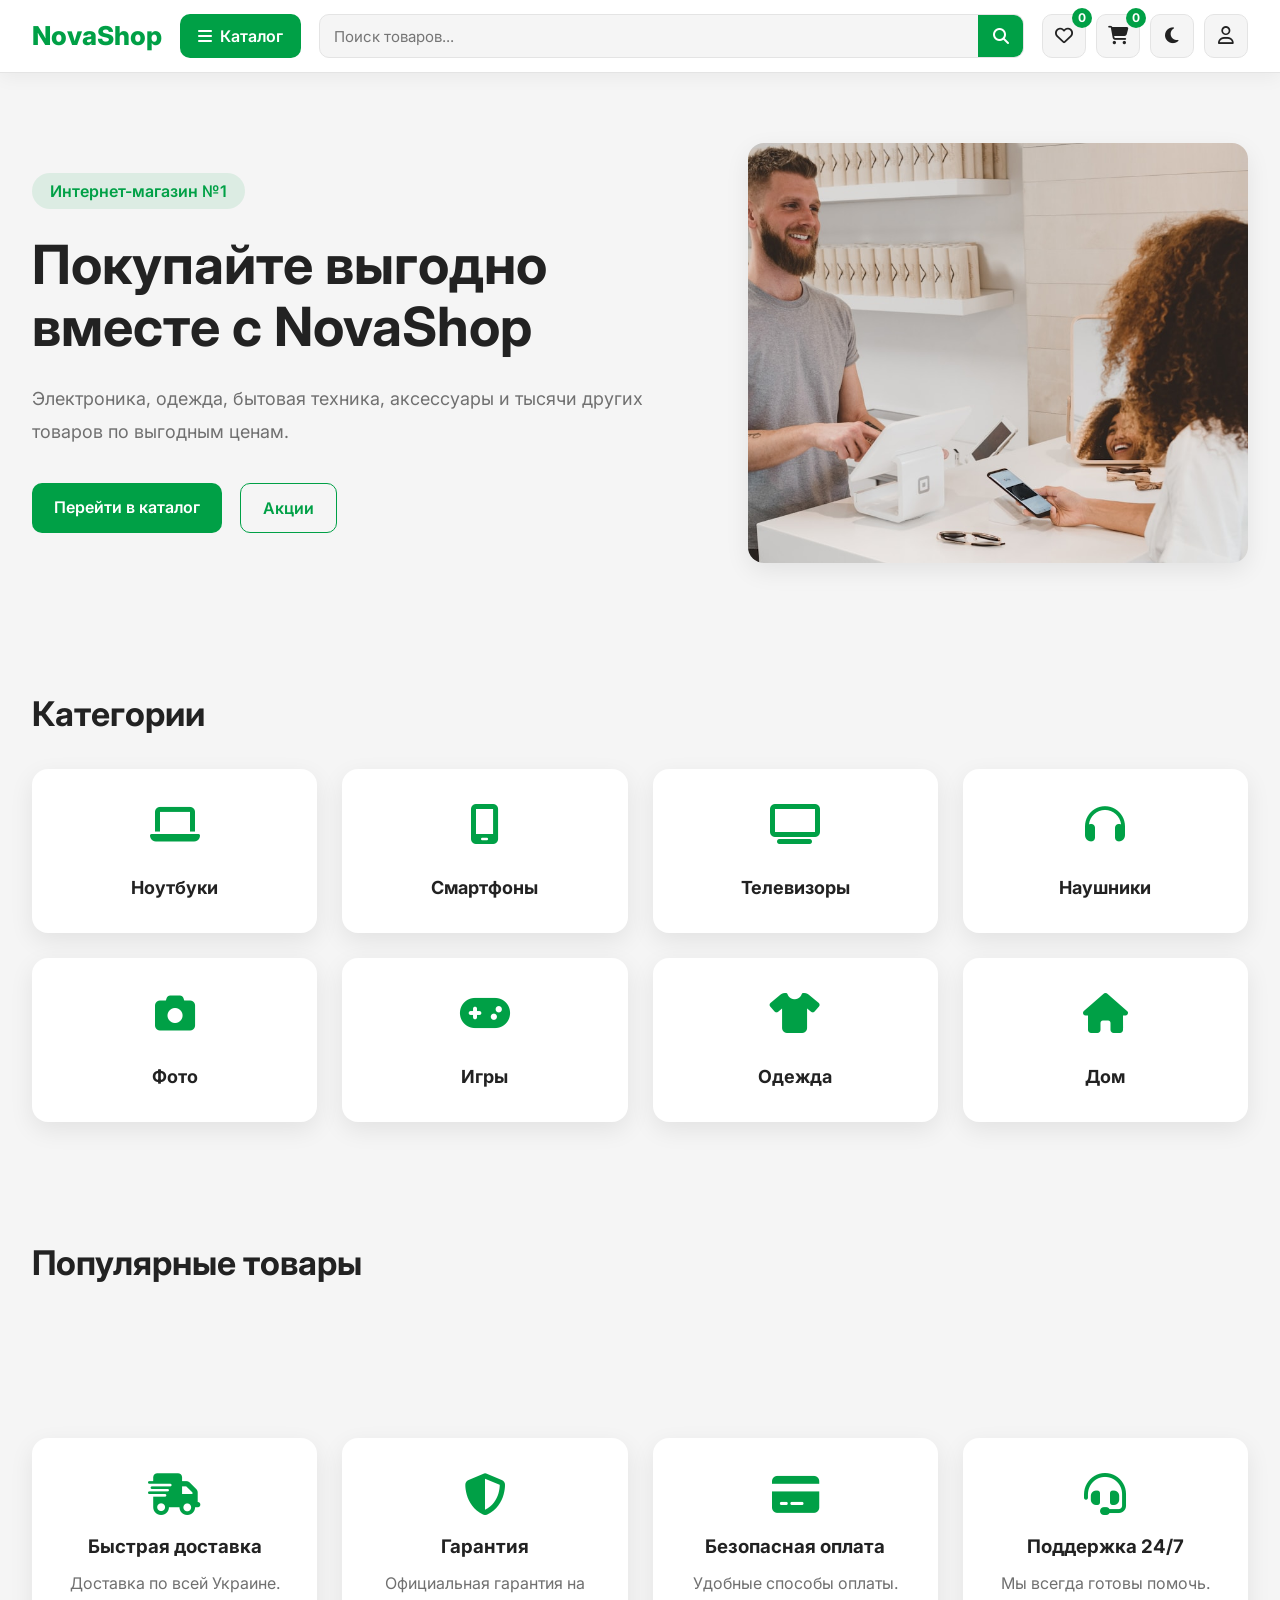
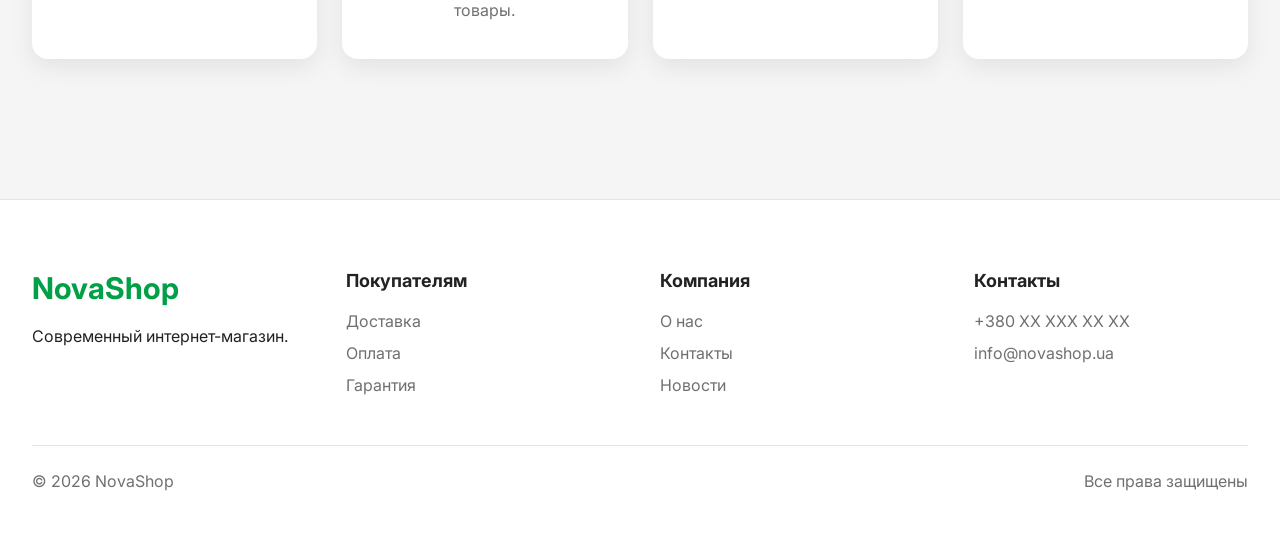
<file: index.html>
﻿<!DOCTYPE html>
<html lang="ru">

<head>
    <meta charset="UTF-8">
    <meta name="viewport" content="width=device-width, initial-scale=1.0">

    <title>NovaShop | Главная</title>

    <link rel="preconnect" href="https://fonts.googleapis.com">
    <link rel="preconnect" href="https://fonts.gstatic.com" crossorigin>

    <link href="https://fonts.googleapis.com/css2?family=Inter:wght@300;400;500;600;700;800&display=swap"
          rel="stylesheet">

    <link rel="stylesheet"
          href="https://cdnjs.cloudflare.com/ajax/libs/font-awesome/6.7.2/css/all.min.css">

    <link rel="stylesheet" href="css/style.css">
    <link rel="stylesheet" href="css/responsive.css">
</head>

<body>

<header class="header">

</header>

<main>

    <section class="hero">
        <div class="container hero-content">

            <div class="hero-left">

                <span class="hero-label">
                    Интернет-магазин №1
                </span>

                <h1>
                    Покупайте выгодно вместе с NovaShop
                </h1>

                <p>
                    Электроника, одежда, бытовая техника, аксессуары и тысячи других товаров по выгодным ценам.
                </p>

                <div class="hero-buttons">

                    <a href="catalog.html" class="btn">
                        Перейти в каталог
                    </a>

                    <a href="#" class="btn btn-outline">
                        Акции
                    </a>

                </div>

            </div>

            <div class="hero-right">

                <img src="images/banner.png" alt="Banner">

            </div>

        </div>
    </section>

    <section class="categories section">

        <div class="container">

            <h2 class="title">
                Категории
            </h2>

            <div class="categories-grid">
                <div class="category-card">
                    <i class="fa-solid fa-laptop"></i>
                    <h3>Ноутбуки</h3>
                </div>

                <div class="category-card">
                    <i class="fa-solid fa-mobile-screen"></i>
                    <h3>Смартфоны</h3>
                </div>

                <div class="category-card">
                    <i class="fa-solid fa-tv"></i>
                    <h3>Телевизоры</h3>
                </div>

                <div class="category-card">
                    <i class="fa-solid fa-headphones"></i>
                    <h3>Наушники</h3>
                </div>

                <div class="category-card">
                    <i class="fa-solid fa-camera"></i>
                    <h3>Фото</h3>
                </div>

                <div class="category-card">
                    <i class="fa-solid fa-gamepad"></i>
                    <h3>Игры</h3>
                </div>

                <div class="category-card">
                    <i class="fa-solid fa-shirt"></i>
                    <h3>Одежда</h3>
                </div>

                <div class="category-card">
                    <i class="fa-solid fa-house"></i>
                    <h3>Дом</h3>
                </div>
            </div>

        </div>

    </section>

    <section class="popular section">

        <div class="container">

            <h2 class="title">
                Популярные товары
            </h2>

            <div class="products-grid"></div>

        </div>

    </section>

    <section class="advantages section">

        <div class="container">

            <div class="advantages-grid">

                <div class="advantage-card">

                    <i class="fa-solid fa-truck-fast"></i>

                    <h3>Быстрая доставка</h3>

                    <p>Доставка по всей Украине.</p>

                </div>

                <div class="advantage-card">

                    <i class="fa-solid fa-shield-halved"></i>

                    <h3>Гарантия</h3>

                    <p>Официальная гарантия на товары.</p>

                </div>

                <div class="advantage-card">

                    <i class="fa-solid fa-credit-card"></i>

                    <h3>Безопасная оплата</h3>

                    <p>Удобные способы оплаты.</p>

                </div>

                <div class="advantage-card">

                    <i class="fa-solid fa-headset"></i>

                    <h3>Поддержка 24/7</h3>

                    <p>Мы всегда готовы помочь.</p>

                </div>

            </div>

        </div>

    </section>

</main>

<footer class="footer">

</footer>

<script src="js/storage.js"></script>
<script src="js/api.js"></script>
<script src="js/app.js"></script>
<script src="js/utils.js"></script>
<script src="js/ui.js"></script>
<script src="js/cart.js"></script>
<script src="js/catalog.js"></script>
<script src="js/favorites.js"></script>

</body>

</html>
</file>
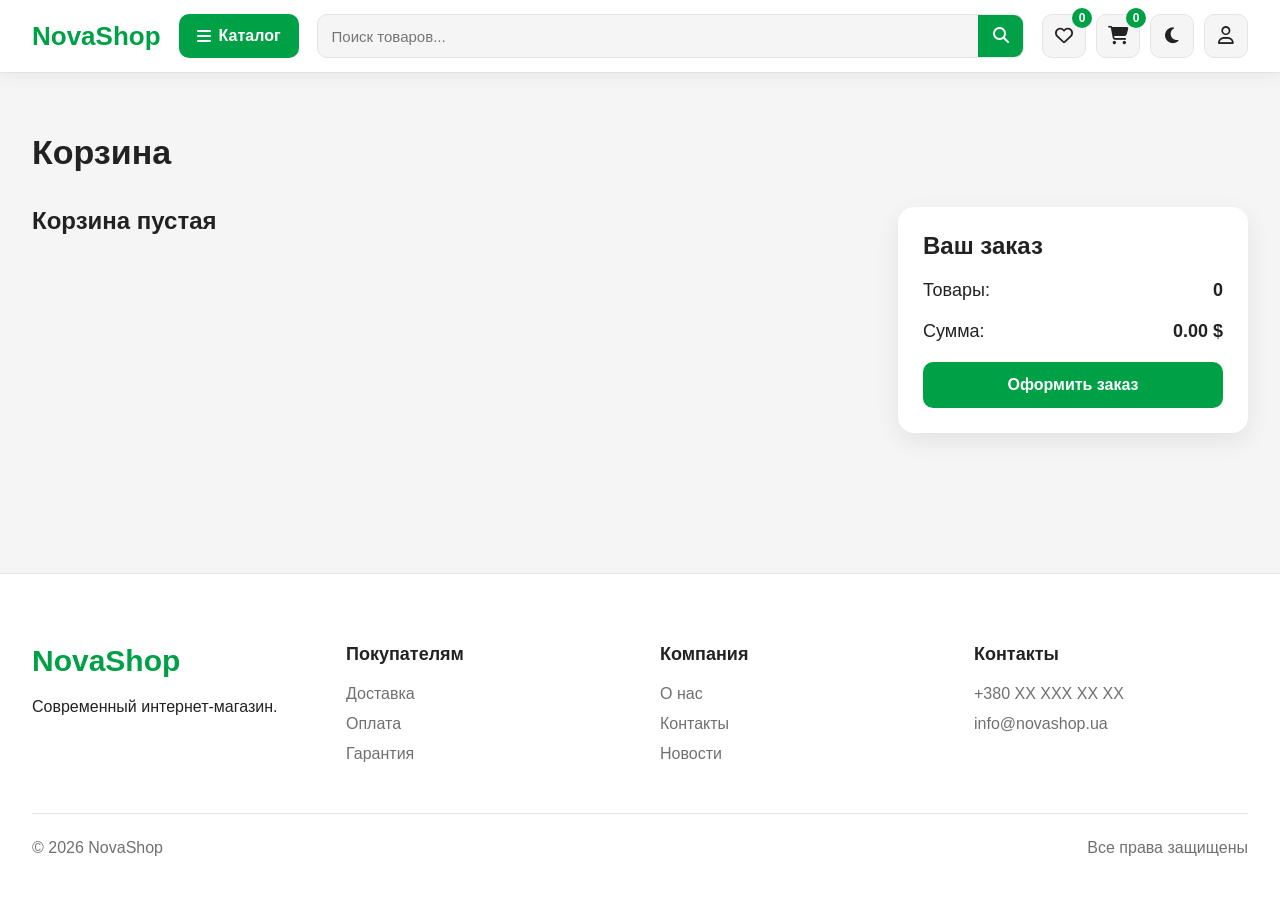
<file: cart.html>
﻿<!DOCTYPE html>
<html lang="ru">

<head>
    <meta charset="UTF-8">
    <meta name="viewport" content="width=device-width, initial-scale=1.0">

    <title>NovaShop | Корзина</title>

    <link rel="stylesheet" href="css/style.css">
    <link rel="stylesheet" href="css/responsive.css">

    <link
            rel="stylesheet"
            href="https://cdnjs.cloudflare.com/ajax/libs/font-awesome/6.7.2/css/all.min.css"
    >
</head>

<body>

<header class="header"></header>

<main>

    <section class="section">

        <div class="container">

            <h1 class="title">
                Корзина
            </h1>

            <div class="cart-wrapper">

                <div class="cart-items">

                </div>

                <div class="cart-summary">

                    <h2>
                        Ваш заказ
                    </h2>

                    <div class="summary-row">
                            <span>
                                Товары:
                            </span>

                        <strong class="cart-total-count">
                            0
                        </strong>
                    </div>

                    <div class="summary-row">
                            <span>
                                Сумма:
                            </span>

                        <strong class="cart-total-price">
                            0 $
                        </strong>
                    </div>

                    <a href="checkout.html" class="btn checkout-btn">
                        Оформить заказ
                    </a>

                </div>

            </div>

        </div>

    </section>

</main>

<footer class="footer"></footer>

<script src="js/storage.js"></script>
<script src="js/api.js"></script>
<script src="js/app.js"></script>
<script src="js/utils.js"></script>
<script src="js/ui.js"></script>
<script src="js/cart.js"></script>
<script src="js/catalog.js"></script>
<script src="js/favorites.js"></script>

</body>

</html>
</file>
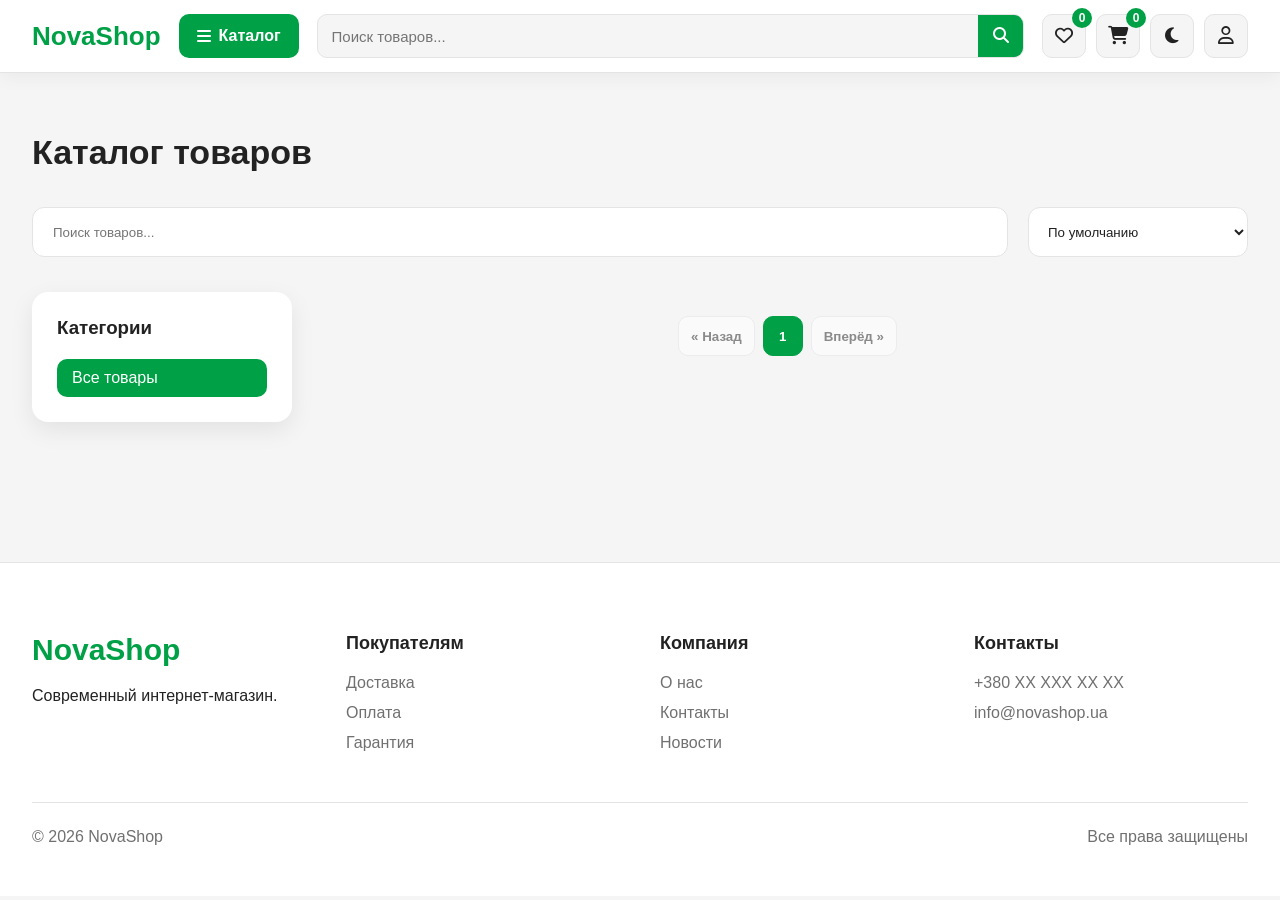
<file: catalog.html>
﻿<!DOCTYPE html>
<html lang="ru">
<head>
    <meta charset="UTF-8">
    <meta name="viewport" content="width=device-width, initial-scale=1.0">
    <title>NovaShop | Каталог</title>
    <link rel="stylesheet" href="css/style.css">
    <link rel="stylesheet" href="css/responsive.css">
    <link rel="stylesheet"
          href="https://cdnjs.cloudflare.com/ajax/libs/font-awesome/6.7.2/css/all.min.css">
</head>
<body>
<header class="header"></header>
<main>
    <section class="section">
        <div class="container">
            <h1 class="title">
                Каталог товаров
            </h1>
            <div class="catalog-top">
                <input type="text" class="catalog-search" placeholder="Поиск товаров...">
                <select class="catalog-sort">
                    <option value="default">По умолчанию</option>
                    <option value="priceAsc">Цена ↑</option>
                    <option value="priceDesc">Цена ↓</option>
                    <option value="rating">Рейтинг</option>
                    <option value="title">Название</option>
                </select>
            </div>
            <div class="catalog-layout">
                <aside class="catalog-sidebar">
                    <h3>Категории</h3>
                    <div class="categories-list"></div>
                </aside>
                <section class="catalog-content">
                    <div class="products-grid catalog-products"></div>
                </section>
            </div>
        </div>
    </section>
</main>
<footer class="footer"></footer>
<script src="js/storage.js"></script>
<script src="js/api.js"></script>
<script src="js/app.js"></script>
<script src="js/utils.js"></script>
<script src="js/ui.js"></script>
<script src="js/cart.js"></script>
<script src="js/catalog.js"></script>
<script src="js/favorites.js"></script>
</body>
</html>
</file>
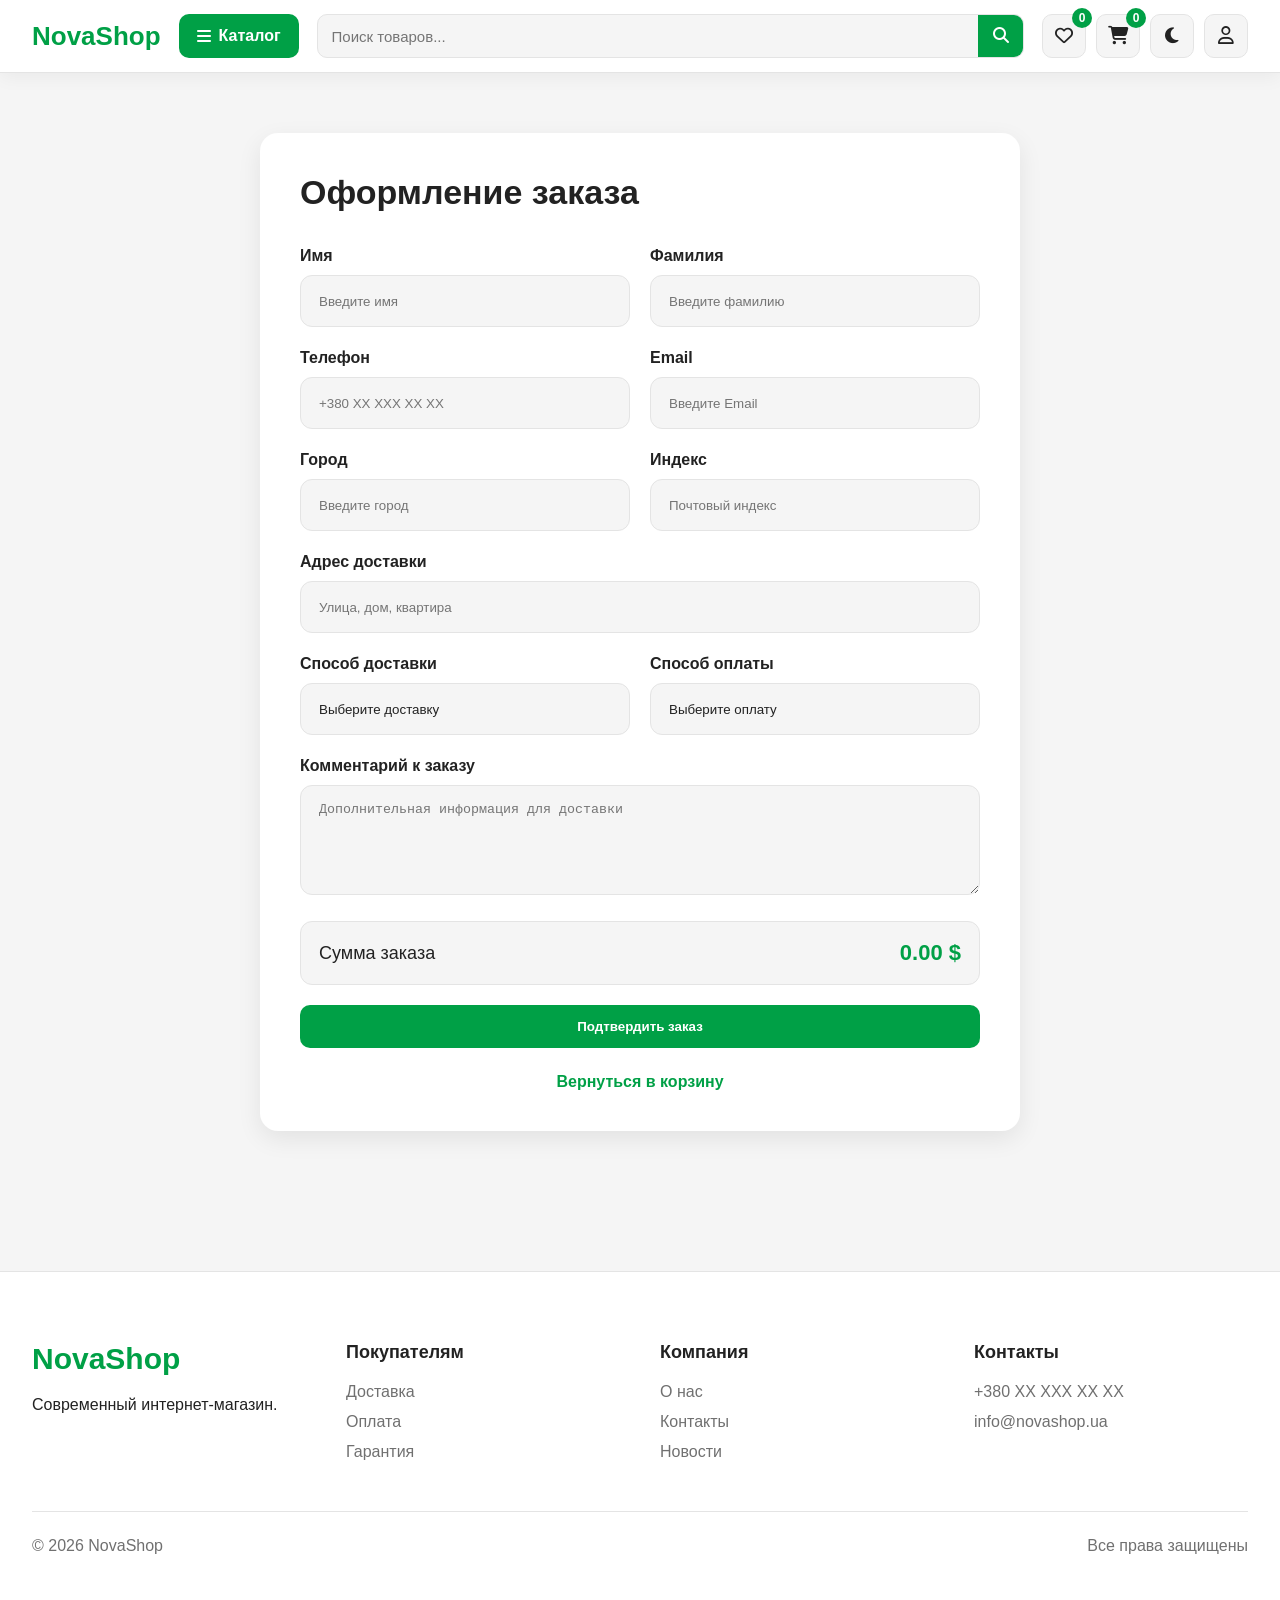
<file: checkout.html>
﻿<!DOCTYPE html>
<html lang="ru">

<head>

    <meta charset="UTF-8">
    <meta name="viewport" content="width=device-width, initial-scale=1.0">

    <title>NovaShop | Оформление заказа</title>

    <link rel="stylesheet" href="css/style.css">
    <link rel="stylesheet" href="css/responsive.css">

    <link rel="stylesheet"
          href="https://cdnjs.cloudflare.com/ajax/libs/font-awesome/6.7.2/css/all.min.css">

</head>

<body>

<header class="header"></header>

<main>

    <section class="section">

        <div class="container">

            <div class="auth-wrapper">

                <form id="checkoutForm" class="auth-form checkout-form">

                    <h1 class="title">

                        Оформление заказа

                    </h1>

                    <div class="checkout-grid">

                        <div class="form-group">

                            <label>Имя</label>

                            <input
                                    type="text"
                                    id="checkoutName"
                                    class="input"
                                    placeholder="Введите имя"
                                    required>

                        </div>

                        <div class="form-group">

                            <label>Фамилия</label>

                            <input
                                    type="text"
                                    id="checkoutSurname"
                                    class="input"
                                    placeholder="Введите фамилию"
                                    required>

                        </div>

                        <div class="form-group">

                            <label>Телефон</label>

                            <input
                                    type="tel"
                                    id="checkoutPhone"
                                    class="input"
                                    placeholder="+380 XX XXX XX XX"
                                    required>

                        </div>

                        <div class="form-group">

                            <label>Email</label>

                            <input
                                    type="email"
                                    id="checkoutEmail"
                                    class="input"
                                    placeholder="Введите Email"
                                    required>

                        </div>

                        <div class="form-group">

                            <label>Город</label>

                            <input
                                    type="text"
                                    id="checkoutCity"
                                    class="input"
                                    placeholder="Введите город"
                                    required>

                        </div>

                        <div class="form-group">

                            <label>Индекс</label>

                            <input
                                    type="text"
                                    id="checkoutPostcode"
                                    class="input"
                                    placeholder="Почтовый индекс"
                                    required>

                        </div>

                        <div class="form-group checkout-wide">

                            <label>Адрес доставки</label>

                            <input
                                    type="text"
                                    id="checkoutAddress"
                                    class="input"
                                    placeholder="Улица, дом, квартира"
                                    required>

                        </div>

                        <div class="form-group">

                            <label>Способ доставки</label>

                            <select id="checkoutDelivery" class="input" required>
                                <option value="">Выберите доставку</option>
                                <option value="courier">Курьером</option>
                                <option value="post">В отделение почты</option>
                                <option value="pickup">Самовывоз</option>
                            </select>

                        </div>

                        <div class="form-group">

                            <label>Способ оплаты</label>

                            <select id="checkoutPayment" class="input" required>
                                <option value="">Выберите оплату</option>
                                <option value="card">Картой онлайн</option>
                                <option value="cash">При получении</option>
                                <option value="invoice">Счет для оплаты</option>
                            </select>

                        </div>

                        <div class="form-group checkout-wide">

                            <label>Комментарий к заказу</label>

                            <textarea
                                    id="checkoutComment"
                                    class="input textarea"
                                    placeholder="Дополнительная информация для доставки"></textarea>

                        </div>

                    </div>

                    <div class="checkout-total">
                        <span>Сумма заказа</span>
                        <strong class="checkout-total-price">0 $</strong>
                    </div>

                    <button class="btn auth-btn">

                        Подтвердить заказ

                    </button>

                    <p class="auth-link">

                        <a href="cart.html">

                            Вернуться в корзину

                        </a>

                    </p>

                </form>

            </div>

        </div>

    </section>

</main>

<footer class="footer"></footer>

<script src="js/storage.js"></script>
<script src="js/api.js"></script>
<script src="js/app.js"></script>
<script src="js/utils.js"></script>
<script src="js/ui.js"></script>
<script src="js/cart.js"></script>
<script src="js/catalog.js"></script>
<script src="js/favorites.js"></script>

</body>

</html>
</file>
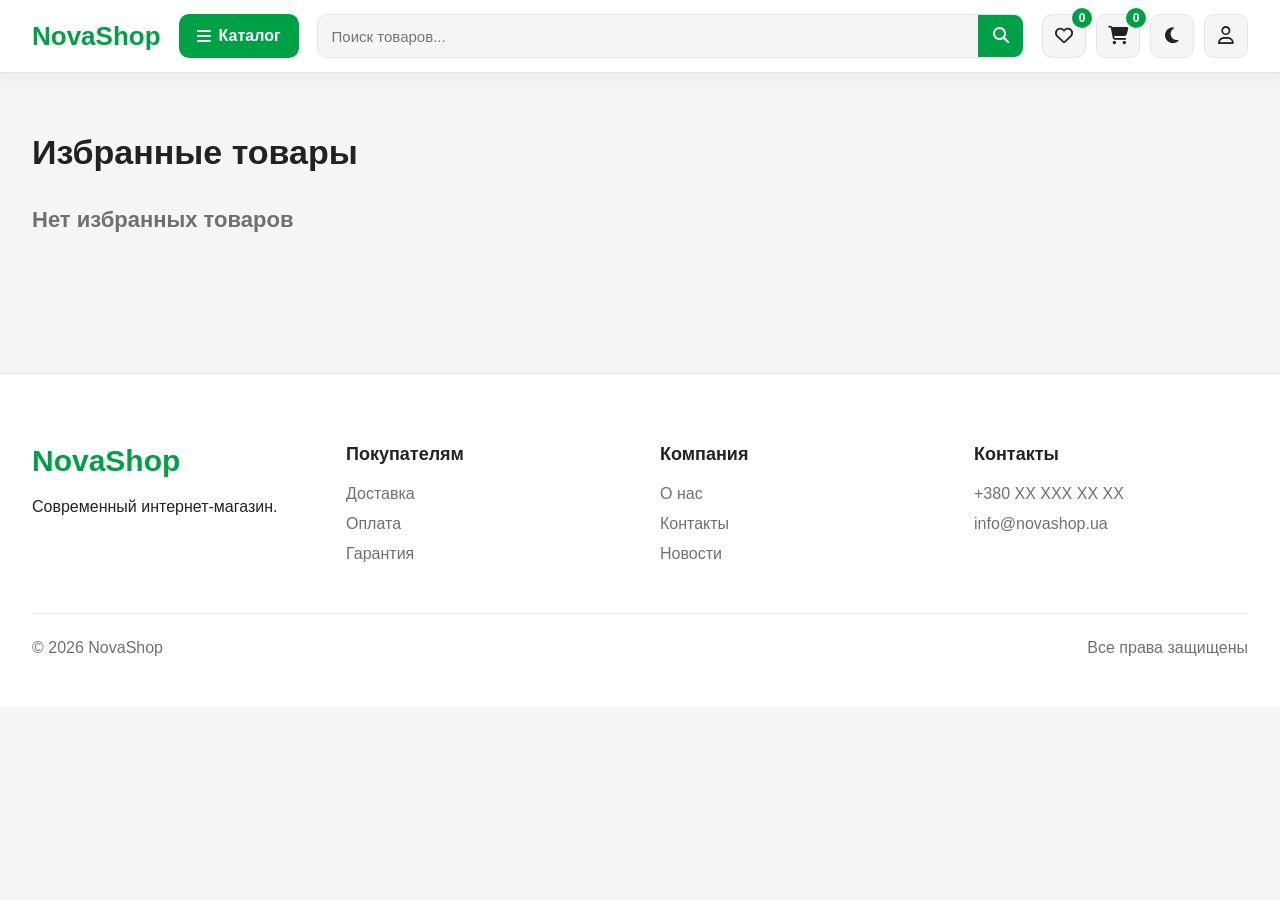
<file: favorites.html>
﻿<!DOCTYPE html>
<html lang="ru">

<head>

  <meta charset="UTF-8">
  <meta name="viewport" content="width=device-width, initial-scale=1.0">

  <title>NovaShop | Избранное</title>

  <link rel="stylesheet" href="css/style.css">
  <link rel="stylesheet" href="css/responsive.css">

  <link rel="stylesheet"
        href="https://cdnjs.cloudflare.com/ajax/libs/font-awesome/6.7.2/css/all.min.css">

</head>

<body>

<header class="header"></header>

<main>

  <section class="section">

    <div class="container">

      <h1 class="title">
        Избранные товары
      </h1>

      <div class="products-grid favorites-grid">

      </div>

    </div>

  </section>

</main>

<footer class="footer"></footer>

<script src="js/storage.js"></script>
<script src="js/api.js"></script>
<script src="js/app.js"></script>
<script src="js/utils.js"></script>
<script src="js/ui.js"></script>
<script src="js/cart.js"></script>
<script src="js/catalog.js"></script>
<script src="js/favorites.js"></script>

</body>

</html>
</file>
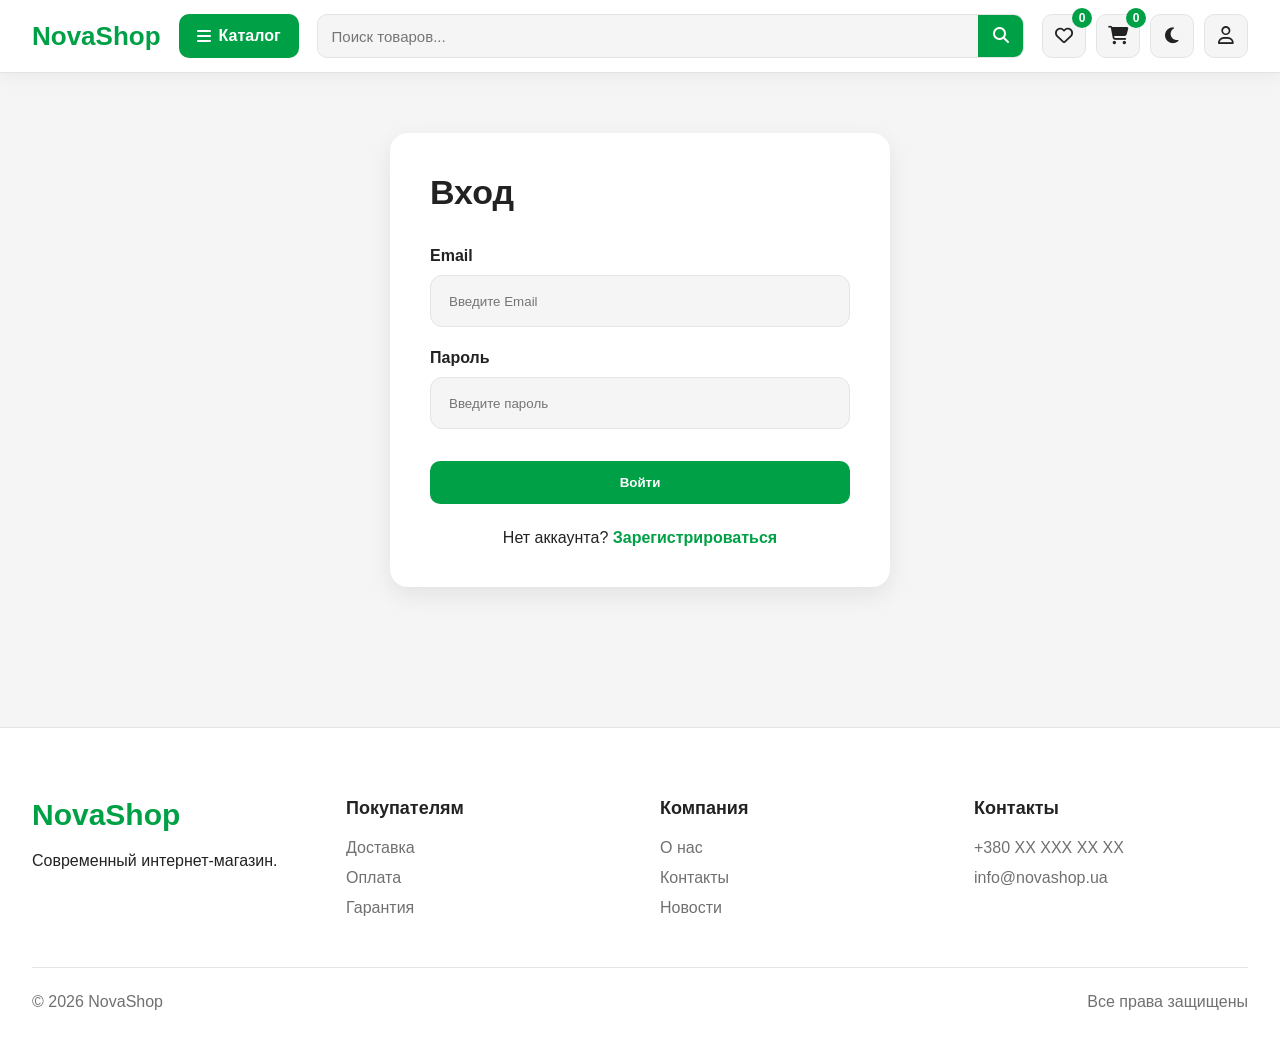
<file: login.html>
﻿<!DOCTYPE html>
<html lang="ru">

<head>

    <meta charset="UTF-8">
    <meta name="viewport" content="width=device-width, initial-scale=1.0">

    <title>NovaShop | Вход</title>

    <link rel="stylesheet" href="css/style.css">
    <link rel="stylesheet" href="css/responsive.css">

    <link rel="stylesheet"
          href="https://cdnjs.cloudflare.com/ajax/libs/font-awesome/6.7.2/css/all.min.css">

</head>

<body>

<header class="header"></header>

<main>

    <section class="section">

        <div class="container">

            <div class="auth-wrapper">

                <form id="loginForm" class="auth-form">

                    <h1 class="title">
                        Вход
                    </h1>

                    <div class="form-group">

                        <label>Email</label>

                        <input
                                type="email"
                                id="loginEmail"
                                class="input"
                                placeholder="Введите Email"
                                required>

                    </div>

                    <div class="form-group">

                        <label>Пароль</label>

                        <input
                                type="password"
                                id="loginPassword"
                                class="input"
                                placeholder="Введите пароль"
                                required>

                    </div>

                    <button class="btn auth-btn">

                        Войти

                    </button>

                    <p class="auth-link">

                        Нет аккаунта?

                        <a href="register.html">

                            Зарегистрироваться

                        </a>

                    </p>

                </form>

            </div>

        </div>

    </section>

</main>

<footer class="footer"></footer>

<script src="js/storage.js"></script>
<script src="js/api.js"></script>
<script src="js/app.js"></script>
<script src="js/utils.js"></script>
<script src="js/ui.js"></script>
<script src="js/cart.js"></script>
<script src="js/catalog.js"></script>
<script src="js/favorites.js"></script>

</body>

</html>
</file>
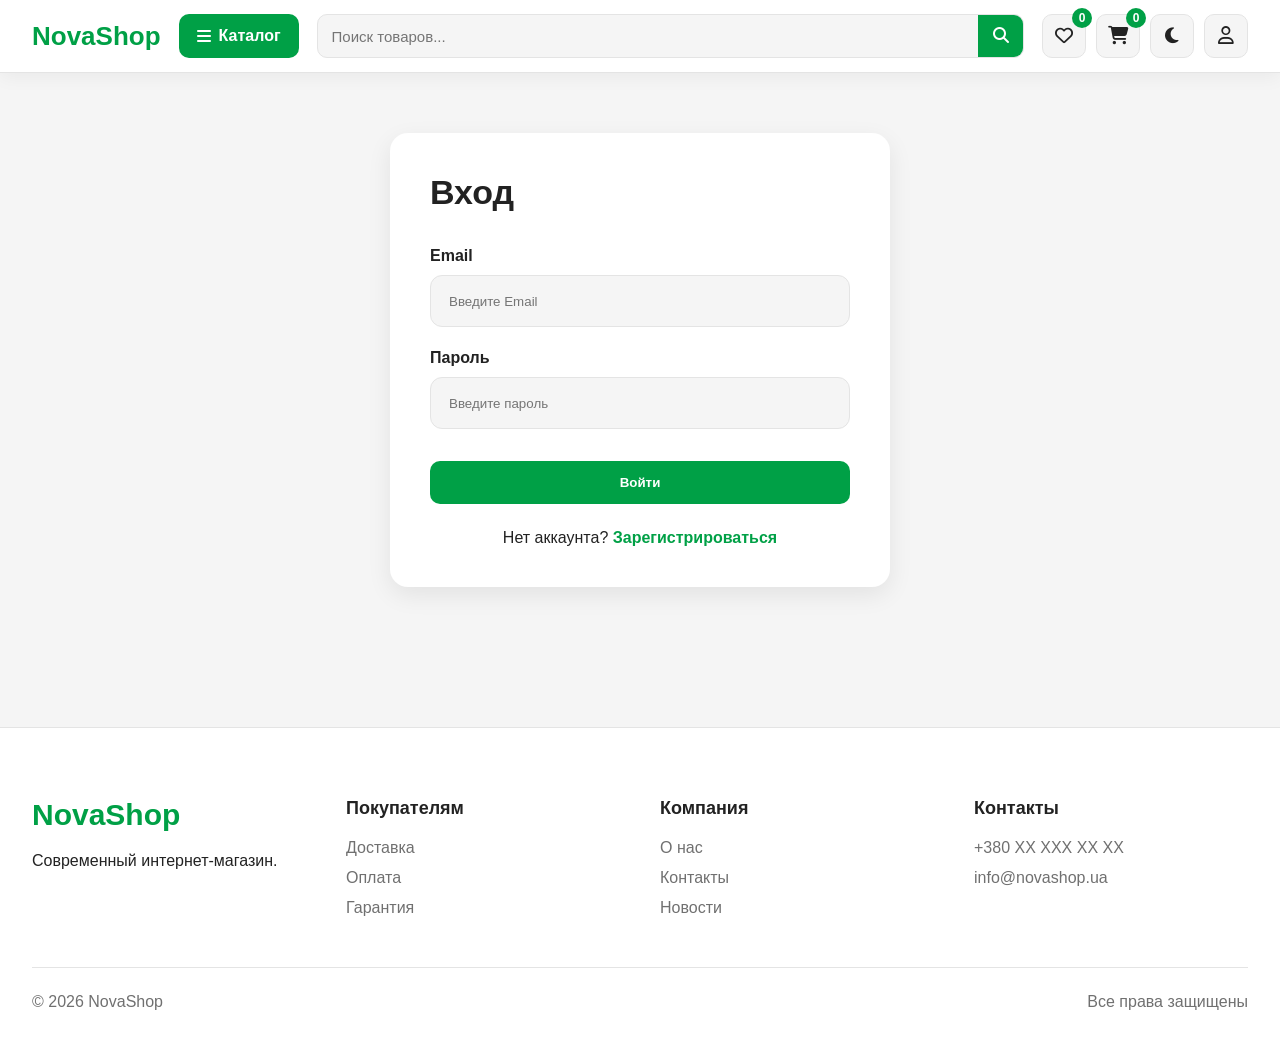
<file: profile.html>
﻿<!DOCTYPE html>
<html lang="ru">

<head>

    <meta charset="UTF-8">
    <meta name="viewport" content="width=device-width, initial-scale=1.0">

    <title>NovaShop | Профиль</title>

    <link rel="stylesheet" href="css/style.css">
    <link rel="stylesheet" href="css/responsive.css">

    <link rel="stylesheet"
          href="https://cdnjs.cloudflare.com/ajax/libs/font-awesome/6.7.2/css/all.min.css">

</head>

<body>

<header class="header"></header>

<main>

    <section class="section">

        <div class="container">

            <div class="profile-layout">

                <aside class="profile-sidebar">

                    <div class="profile-avatar">

                        <i class="fa-solid fa-user"></i>

                    </div>

                    <h2 id="profileName">

                        Гость

                    </h2>

                    <p id="profileEmail">

                        Не авторизован

                    </p>

                    <button class="btn logout-btn">

                        Выйти

                    </button>

                </aside>

                <section class="profile-content">

                    <h1 class="title">

                        Личный кабинет

                    </h1>

                    <div class="profile-cards">

                        <div class="profile-card">

                            <i class="fa-solid fa-cart-shopping"></i>

                            <h3>

                                Корзина

                            </h3>

                            <p id="profileCartCount">

                                0 товаров

                            </p>

                            <a href="cart.html">

                                Перейти →

                            </a>

                        </div>

                        <div class="profile-card">

                            <i class="fa-solid fa-heart"></i>

                            <h3>

                                Избранное

                            </h3>

                            <p id="profileFavoriteCount">

                                0 товаров

                            </p>

                            <a href="favorites.html">

                                Перейти →

                            </a>

                        </div>

                        <div class="profile-card">

                            <i class="fa-solid fa-bag-shopping"></i>

                            <h3>

                                Заказы

                            </h3>

                            <p>

                                Пока нет

                            </p>

                            <a href="#">

                                История →

                            </a>

                        </div>

                        <div class="profile-card">

                            <i class="fa-solid fa-circle-half-stroke"></i>

                            <h3>

                                Тема

                            </h3>

                            <p>

                                Светлая / Темная

                            </p>

                            <button
                                    class="btn-outline"
                                    id="profileTheme">

                                Переключить

                            </button>

                        </div>

                    </div>

                </section>

            </div>

        </div>

    </section>

</main>

<footer class="footer"></footer>

<script src="js/storage.js"></script>
<script src="js/api.js"></script>
<script src="js/app.js"></script>
<script src="js/utils.js"></script>
<script src="js/ui.js"></script>
<script src="js/cart.js"></script>
<script src="js/catalog.js"></script>
<script src="js/favorites.js"></script>

</body>

</html>
</file>
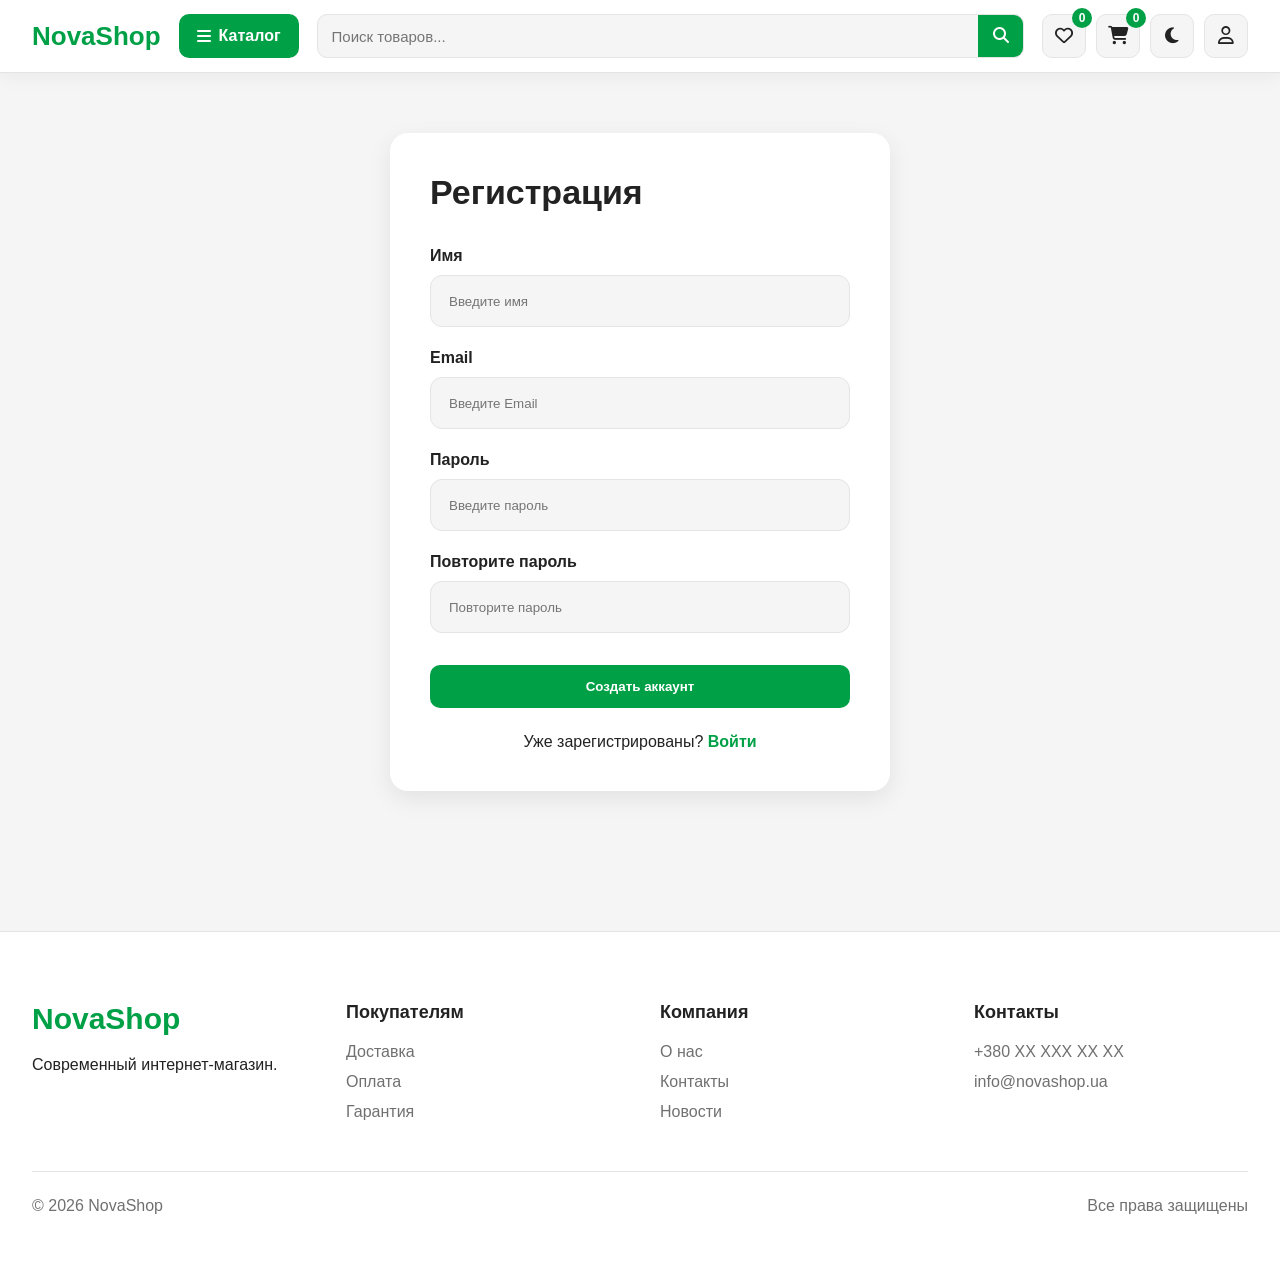
<file: register.html>
﻿<!DOCTYPE html>
<html lang="ru">

<head>

    <meta charset="UTF-8">
    <meta name="viewport" content="width=device-width, initial-scale=1.0">

    <title>NovaShop | Регистрация</title>

    <link rel="stylesheet" href="css/style.css">
    <link rel="stylesheet" href="css/responsive.css">

    <link rel="stylesheet"
          href="https://cdnjs.cloudflare.com/ajax/libs/font-awesome/6.7.2/css/all.min.css">

</head>

<body>

<header class="header"></header>

<main>

    <section class="section">

        <div class="container">

            <div class="auth-wrapper">

                <form id="registerForm" class="auth-form">

                    <h1 class="title">

                        Регистрация

                    </h1>

                    <div class="form-group">

                        <label>Имя</label>

                        <input
                                type="text"
                                id="registerName"
                                class="input"
                                placeholder="Введите имя"
                                required>

                    </div>

                    <div class="form-group">

                        <label>Email</label>

                        <input
                                type="email"
                                id="registerEmail"
                                class="input"
                                placeholder="Введите Email"
                                required>

                    </div>

                    <div class="form-group">

                        <label>Пароль</label>

                        <input
                                type="password"
                                id="registerPassword"
                                class="input"
                                placeholder="Введите пароль"
                                required>

                    </div>

                    <div class="form-group">

                        <label>Повторите пароль</label>

                        <input
                                type="password"
                                id="registerPasswordRepeat"
                                class="input"
                                placeholder="Повторите пароль"
                                required>

                    </div>

                    <button class="btn auth-btn">

                        Создать аккаунт

                    </button>

                    <p class="auth-link">

                        Уже зарегистрированы?

                        <a href="login.html">

                            Войти

                        </a>

                    </p>

                </form>

            </div>

        </div>

    </section>

</main>

<footer class="footer"></footer>

<script src="js/storage.js"></script>
<script src="js/api.js"></script>
<script src="js/app.js"></script>
<script src="js/utils.js"></script>
<script src="js/ui.js"></script>
<script src="js/cart.js"></script>
<script src="js/catalog.js"></script>
<script src="js/favorites.js"></script>

</body>

</html>
</file>
<file: css/style.css>
﻿
* {
    margin: 0;
    padding: 0;
    box-sizing: border-box;
}

html {
    scroll-behavior: smooth;
}

body {
    font-family: "Inter", sans-serif;
    background: #f5f5f5;
    color: #202020;
    overflow-x: hidden;
    transition: .3s;
}

a {
    text-decoration: none;
    color: inherit;
}

ul {
    list-style: none;
}

img {
    display: block;
    max-width: 100%;
}

button,
input {
    font-family: inherit;
}

button {
    cursor: pointer;
}

:root {

    --green: #00A046;
    --green-hover: #00853a;

    --background: #f5f5f5;
    --surface: #ffffff;

    --text: #222222;
    --gray: #707070;

    --border: #e4e4e4;

    --radius: 14px;

    --shadow:
            0 8px 25px rgba(0,0,0,.08);

}

body.dark {

    --background: #121212;

    --surface: #1f1f1f;

    --text: #ffffff;

    --gray: #b8b8b8;

    --border: #333333;

    --shadow:
            0 8px 25px rgba(0,0,0,.4);

}

body {
    background: var(--background);
    color: var(--text);
}

.container {
    width: min(1400px,95%);
    margin: auto;
}

.section {
    padding: 60px 0;
}

.title {

    font-size: 34px;

    font-weight: 700;

    margin-bottom: 35px;

}

.hidden {
    display: none;
}

.btn {

    border: none;

    background: var(--green);

    color: white;

    padding: 14px 22px;

    border-radius: 10px;

    font-weight: 600;

    transition: .25s;

}

.btn:hover {

    background: var(--green-hover);

}

.btn-outline {
    background: transparent;
    color: var(--green);
    border: 1px solid var(--green);
}

.btn-outline:hover {
    background: var(--green);
    color: #ffffff;
}

.header {
    position: sticky;
    top: 0;
    z-index: 100;
    background: var(--surface);
    border-bottom: 1px solid var(--border);
    box-shadow: 0 4px 18px rgba(0,0,0,.05);
}

.header-top {
    padding: 14px 0;
}

.header-row {
    display: flex;
    align-items: center;
    gap: 18px;
}

.logo {
    flex: 0 0 auto;
    color: var(--green);
    font-size: 26px;
    font-weight: 800;
    line-height: 1;
}

.catalog-btn {
    flex: 0 0 auto;
    height: 44px;
    display: inline-flex;
    align-items: center;
    justify-content: center;
    gap: 8px;
    padding: 0 18px;
    border-radius: 10px;
    background: var(--green);
    color: #ffffff;
    font-weight: 600;
    transition: .25s;
}

.catalog-btn:hover {
    background: var(--green-hover);
}

.search {
    flex: 1 1 auto;
    min-width: 180px;
    height: 44px;
    display: flex;
    align-items: stretch;
    border: 1px solid var(--border);
    border-radius: 10px;
    overflow: hidden;
    background: var(--background);
}

.search input {
    width: 100%;
    min-width: 0;
    border: none;
    outline: none;
    padding: 0 14px;
    background: transparent;
    color: var(--text);
    font-size: 15px;
}

.search button {
    width: 48px;
    border: none;
    background: var(--green);
    color: #ffffff;
    font-size: 16px;
    transition: .25s;
}

.search button:hover {
    background: var(--green-hover);
}

.header-actions {
    flex: 0 0 auto;
    display: flex;
    align-items: center;
    gap: 10px;
}

.action-btn {
    position: relative;
    width: 44px;
    height: 44px;
    border: 1px solid var(--border);
    border-radius: 10px;
    background: var(--background);
    color: var(--text);
    display: inline-flex;
    align-items: center;
    justify-content: center;
    font-size: 18px;
    transition: .25s;
}

button.action-btn {
    border: 1px solid var(--border);
}

.action-btn:hover {
    border-color: var(--green);
    color: var(--green);
}

.auth-action {
    min-width: 92px;
    height: 44px;
    padding: 0 14px;
    border: 1px solid var(--green);
    border-radius: 10px;
    background: var(--green);
    color: #ffffff;
    display: inline-flex;
    align-items: center;
    justify-content: center;
    gap: 8px;
    font-size: 14px;
    font-weight: 700;
    white-space: nowrap;
    transition: .25s;
}

.auth-action:hover {
    background: var(--green-hover);
    border-color: var(--green-hover);
}

.auth-action-outline {
    background: transparent;
    color: var(--green);
}

.auth-action-outline:hover {
    background: var(--green);
    border-color: var(--green);
    color: #ffffff;
}

.badge {
    position: absolute;
    top: -7px;
    right: -7px;
    min-width: 20px;
    height: 20px;
    padding: 0 5px;
    border-radius: 999px;
    background: var(--green);
    color: #ffffff;
    font-size: 12px;
    font-weight: 700;
    line-height: 20px;
    text-align: center;
}
.footer {
    margin-top: 80px;
    background: var(--surface);
    border-top: 1px solid var(--border);
}

.footer-content {
    padding: 50px 0;
    display: grid;
    grid-template-columns: repeat(4, 1fr);
    gap: 40px;
}

.footer-logo {
    font-size: 28px;
    font-weight: 800;
    color: var(--green);
    margin-bottom: 18px;
}

.footer-text {
    color: var(--gray);
    line-height: 1.7;
}

.footer-title {
    font-size: 18px;
    font-weight: 700;
    margin-bottom: 18px;
}

.footer-links {
    display: flex;
    flex-direction: column;
    gap: 14px;
}

.footer-links a {
    color: var(--gray);
    transition: .25s;
}

.footer-links a:hover {
    color: var(--green);
}

.socials {
    display: flex;
    gap: 12px;
    margin-top: 18px;
}

.socials a {
    width: 42px;
    height: 42px;
    border-radius: 10px;
    background: var(--background);
    display: flex;
    justify-content: center;
    align-items: center;
    transition: .25s;
}

.socials a:hover {
    background: var(--green);
    color: white;
}

.footer-bottom {
    border-top: 1px solid var(--border);
    padding: 20px 0;
    text-align: center;
    color: var(--gray);
}

.hero {
    padding: 70px 0;
}

.hero-content {
    display: grid;
    grid-template-columns: 1fr 500px;
    align-items: center;
    gap: 60px;
}

.hero-label {
    display: inline-block;
    background: rgba(0,160,70,.1);
    color: var(--green);
    padding: 8px 18px;
    border-radius: 30px;
    font-weight: 600;
    margin-bottom: 25px;
}

.hero h1 {
    font-size: 54px;
    line-height: 1.15;
    margin-bottom: 25px;
}

.hero p {
    font-size: 18px;
    color: var(--gray);
    line-height: 1.8;
    margin-bottom: 35px;
}

.hero-buttons {
    display: flex;
    gap: 18px;
}

.hero-right img {
    width: 100%;
    height: 420px;
    object-fit: cover;
    border-radius: 16px;
    box-shadow: var(--shadow);
}

.categories-grid {
    display: grid;
    grid-template-columns: repeat(4,1fr);
    gap: 25px;
}

.category-card {
    background: var(--surface);
    border-radius: 16px;
    padding: 35px;
    text-align: center;
    box-shadow: var(--shadow);
    transition: .3s;
}

.category-card:hover {
    transform: translateY(-6px);
}

.category-card i {
    font-size: 40px;
    color: var(--green);
    margin-bottom: 18px;
}

.category-card h3 {
    font-size: 18px;
}

.products-grid {
    display: grid;
    grid-template-columns: repeat(4,1fr);
    gap: 25px;
}

.advantages-grid {
    display: grid;
    grid-template-columns: repeat(4,1fr);
    gap: 25px;
}

.advantage-card {
    background: var(--surface);
    padding: 35px;
    border-radius: 16px;
    text-align: center;
    box-shadow: var(--shadow);
}

.advantage-card i {
    font-size: 42px;
    color: var(--green);
    margin-bottom: 20px;
}

.advantage-card h3 {
    margin-bottom: 12px;
}

.advantage-card p {
    color: var(--gray);
    line-height: 1.7;
}

.category-card {
    cursor: pointer;
}

.category-card h3 {
    margin-top: 15px;
    transition: .25s;
}

.category-card:hover h3 {
    color: var(--green);
}

.product-card {
    background: var(--surface);
    border-radius: 16px;
    overflow: hidden;
    box-shadow: var(--shadow);
    transition: .3s;
}

.product-card:hover {
    transform: translateY(-8px);
}

.product-image {
    height: 240px;
    position: relative;
    display: flex;
    justify-content: center;
    align-items: center;
    padding: 20px;
}

.product-image img {
    max-height: 180px;
    object-fit: contain;
    transition: .3s;
}

.product-card:hover img {
    transform: scale(1.05);
}

.favorite-btn {
    position: absolute;
    top: 15px;
    right: 15px;
    width: 42px;
    height: 42px;
    border-radius: 50%;
    background: var(--surface);
    border: 1px solid var(--border);
    display: flex;
    justify-content: center;
    align-items: center;
    transition: .25s;
}

.favorite-btn:hover {
    background: #ff4d4f;
    color: #fff;
}

.product-info {
    padding: 20px;
}

.product-category {
    color: var(--gray);
    font-size: 14px;
}

.product-title {
    margin: 12px 0;
    font-size: 20px;
    line-height: 1.4;
    min-height: 56px;
}

.product-rating {
    display: flex;
    align-items: center;
    gap: 6px;
    color: #ffb400;
    margin-bottom: 20px;
}

.product-bottom {
    display: flex;
    justify-content: space-between;
    align-items: end;
}

.old-price {
    color: var(--gray);
    text-decoration: line-through;
    font-size: 14px;
}

.price {
    margin-top: 6px;
    color: var(--green);
    font-size: 28px;
    font-weight: 700;
}

.cart-btn {
    width: 52px;
    height: 52px;
    border-radius: 12px;
    background: var(--green);
    color: white;
    font-size: 18px;
    transition: .25s;
}

.cart-btn:hover {
    background: var(--green-hover);
}

.toast{

    position:fixed;

    bottom:30px;

    right:30px;

    background:var(--green);

    color:white;

    padding:15px 25px;

    border-radius:12px;

    box-shadow:var(--shadow);

    animation:toast .3s;

    z-index:9999;

}

@keyframes toast{

    from{

        opacity:0;

        transform:translateY(30px);

    }

    to{

        opacity:1;

        transform:translateY(0);

    }

}

.cart-wrapper{

    display:grid;

    grid-template-columns:1fr 350px;

    gap:30px;

}

.cart-items{

    display:flex;

    flex-direction:column;

    gap:20px;

}

.cart-item{

    background:var(--surface);

    border-radius:16px;

    padding:20px;

    display:flex;

    align-items:center;

    gap:25px;

    box-shadow:var(--shadow);

}

.cart-item img{

    width:120px;

    height:120px;

    object-fit:contain;

}

.cart-item-info{

    flex:1;

}

.cart-item-title{

    font-size:20px;

    margin-bottom:10px;

}

.cart-item-price{

    color:var(--green);

    font-size:22px;

    font-weight:700;

}

.quantity{

    display:flex;

    align-items:center;

    gap:15px;

}

.quantity button{

    width:35px;

    height:35px;

    border-radius:8px;

    background:var(--background);

}

.remove-cart{

    color:#ff3b30;

}

.cart-summary{

    background:var(--surface);

    padding:25px;

    border-radius:16px;

    box-shadow:var(--shadow);

    height:max-content;

}

.summary-row{

    display:flex;

    justify-content:space-between;

    margin:20px 0;

    font-size:18px;

}

.checkout-btn{

    display:block;

    width:100%;

    text-align:center;

}

.favorite-active {

    color:#ff3b30;

}

.empty-message {

    font-size:22px;

    color:var(--gray);

}

.catalog-top{

    display:flex;

    justify-content:space-between;

    gap:20px;

    margin-bottom:35px;

}

.catalog-search{

    flex:1;

    height:50px;

    padding:0 20px;

    border-radius:12px;

    border:1px solid var(--border);

    background:var(--surface);

    color:var(--text);

}

.catalog-sort{

    width:220px;

    padding:0 15px;

    border-radius:12px;

    border:1px solid var(--border);

    background:var(--surface);

    color:var(--text);

}

.catalog-layout{

    display:grid;

    grid-template-columns:260px 1fr;

    gap:35px;

}

.catalog-sidebar{

    background:var(--surface);

    padding:25px;

    border-radius:16px;

    box-shadow:var(--shadow);

    height:max-content;

}

.catalog-sidebar h3{

    margin-bottom:20px;

}

.categories-list{

    display:flex;

    flex-direction:column;

    gap:12px;

}

.category-filter{

    padding:10px 15px;

    border-radius:10px;

    cursor:pointer;

    transition:.25s;

}

.category-filter:hover{

    background:var(--green);

    color:white;

}

.category-filter.active{

    background:var(--green);

    color:white;

}

.auth-wrapper{
    display:flex;
    justify-content:center;
    align-items:center;
}

.auth-form{
    width:100%;
    max-width:500px;
    background:var(--surface);
    padding:40px;
    border-radius:18px;
    box-shadow:var(--shadow);
}

.checkout-form{
    max-width:760px;
}

.checkout-grid{
    display:grid;
    grid-template-columns:repeat(2, minmax(0, 1fr));
    gap:0 20px;
}

.checkout-wide{
    grid-column:1 / -1;
}

.form-group{
    display:flex;
    flex-direction:column;
    gap:10px;
    margin-bottom:22px;
}

.form-group label{
    font-weight:600;
}

.input{
    width:100%;
    height:52px;
    padding:0 18px;
    border:1px solid var(--border);
    border-radius:12px;
    background:var(--background);
    color:var(--text);
    transition:.25s;
}

select.input{
    appearance:none;
}

.textarea{
    min-height:110px;
    height:auto;
    padding-top:16px;
    resize:vertical;
}

.input:focus{
    border-color:var(--green);
    outline:none;
}

.checkout-total{
    display:flex;
    justify-content:space-between;
    align-items:center;
    gap:16px;
    margin:4px 0 10px;
    padding:18px;
    border:1px solid var(--border);
    border-radius:12px;
    background:var(--background);
    font-size:18px;
}

.checkout-total strong{
    color:var(--green);
    font-size:22px;
}

.auth-btn{
    width:100%;
    margin-top:10px;
}

.auth-link{
    margin-top:25px;
    text-align:center;
}

.auth-link a{
    color:var(--green);
    font-weight:600;
}

.auth-link a:hover{
    text-decoration:underline;
}

.profile-layout{
    display:grid;
    grid-template-columns:300px 1fr;
    gap:35px;
}

.profile-sidebar{
    background:var(--surface);
    border-radius:18px;
    padding:35px;
    text-align:center;
    box-shadow:var(--shadow);
}

.profile-avatar{
    width:120px;
    height:120px;
    border-radius:50%;
    background:var(--green);
    color:#fff;
    display:flex;
    justify-content:center;
    align-items:center;
    font-size:50px;
    margin:0 auto 20px;
}

.profile-sidebar h2{
    margin-bottom:10px;
}

.profile-sidebar p{
    color:var(--gray);
    margin-bottom:25px;
}

.logout-btn{
    width:100%;
}

.profile-cards{
    display:grid;
    grid-template-columns:repeat(2,1fr);
    gap:25px;
}

.profile-card{
    background:var(--surface);
    border-radius:16px;
    padding:30px;
    box-shadow:var(--shadow);
    transition:.3s;
}

.profile-card:hover{
    transform:translateY(-6px);
}

.profile-card i{
    font-size:40px;
    color:var(--green);
    margin-bottom:20px;
}

.profile-card h3{
    margin-bottom:10px;
}

.profile-card p{
    color:var(--gray);
    margin-bottom:20px;
}

.profile-card a{
    color:var(--green);
    font-weight:600;
}

.product-page{
    display:grid;
    grid-template-columns:500px 1fr;
    gap:60px;
}

.gallery-preview{
    background:var(--surface);
    border-radius:18px;
    padding:30px;
    box-shadow:var(--shadow);
}

.gallery-preview img{
    width:100%;
    height:420px;
    object-fit:contain;
}

.gallery-list{
    display:flex;
    gap:15px;
    margin-top:20px;
}

.gallery-list img{
    width:90px;
    height:90px;
    object-fit:contain;
    background:var(--surface);
    padding:10px;
    border-radius:12px;
    cursor:pointer;
    border:2px solid transparent;
    transition:.25s;
}

.gallery-list img:hover{
    border-color:var(--green);
}

.product-details{
    display:flex;
    flex-direction:column;
}

.product-brand{
    color:var(--green);
    font-weight:600;
    margin-bottom:15px;
}

.product-name{
    font-size:40px;
    margin-bottom:20px;
}

.product-price{
    display:flex;
    align-items:center;
    gap:18px;
    margin:25px 0;
}

.current-price{
    color:var(--green);
    font-size:38px;
    font-weight:700;
}

.product-description{
    color:var(--gray);
    line-height:1.8;
    margin-bottom:30px;
}

.product-actions{
    display:flex;
    gap:20px;
    flex-wrap:wrap;
}

.quantity-box{
    display:flex;
    align-items:center;
    gap:15px;
    background:var(--surface);
    padding:10px 15px;
    border-radius:12px;
}

.quantity-box button{
    width:40px;
    height:40px;
    border-radius:10px;
    background:var(--background);
}

.specifications{
    background:var(--surface);
    border-radius:16px;
    box-shadow:var(--shadow);
    overflow:hidden;
}

.spec-row{
    display:flex;
    justify-content:space-between;
    padding:18px 25px;
    border-bottom:1px solid var(--border);
}

.spec-row:last-child{
    border-bottom:none;
}

.loader{

    position:fixed;

    inset:0;

    background:var(--background);

    display:flex;

    justify-content:center;

    align-items:center;

    z-index:99999;

    transition:.4s;

}

.loader.hide{

    opacity:0;

    visibility:hidden;

}

.loader-spinner{

    width:70px;

    height:70px;

    border:6px solid var(--border);

    border-top:6px solid var(--green);

    border-radius:50%;

    animation:spin 1s linear infinite;

}

@keyframes spin{

    to{

        transform:rotate(360deg);

    }

}

.scroll-top{

    position:fixed;

    right:30px;

    bottom:30px;

    width:55px;

    height:55px;

    border-radius:50%;

    background:var(--green);

    color:white;

    display:flex;

    justify-content:center;

    align-items:center;

    cursor:pointer;

    box-shadow:var(--shadow);

    opacity:0;

    visibility:hidden;

    transition:.3s;

    z-index:1000;

}

.scroll-top.show{

    opacity:1;

    visibility:visible;

}

.scroll-top:hover{

    transform:translateY(-6px);

}

.footer{

    background:var(--surface);

    margin-top:80px;

    padding:70px 0 30px;

    border-top:1px solid var(--border);

}

.footer-grid{

    display:grid;

    grid-template-columns:repeat(4,1fr);

    gap:40px;

}

.footer-logo{

    font-size:30px;

    font-weight:700;

    color:var(--green);

    margin-bottom:20px;

}

.footer-title{

    margin-bottom:20px;

}

.footer-links{

    display:flex;

    flex-direction:column;

    gap:12px;

}

.footer-links a{

    color:var(--gray);

    transition:.25s;

}

.footer-links a:hover{

    color:var(--green);

}

.footer-bottom{

    margin-top:50px;

    padding-top:25px;

    border-top:1px solid var(--border);

    display:flex;

    justify-content:space-between;

    align-items:center;

}

.fade{

    animation:fade .35s;

}

@keyframes fade{

    from{

        opacity:0;

        transform:translateY(20px);

    }

    to{

        opacity:1;

        transform:translateY(0);

    }

}

.scale{

    animation:scale .3s;

}

@keyframes scale{

    from{

        transform:scale(.9);

        opacity:0;

    }

    to{

        transform:scale(1);

        opacity:1;

    }

}

.skeleton{

    position:relative;

    overflow:hidden;

    background:#e5e5e5;

}

.skeleton::after{

    content:"";

    position:absolute;

    inset:0;

    transform:translateX(-100%);

    background:linear-gradient(

            90deg,

            transparent,

            rgba(255,255,255,.5),

            transparent

    );

    animation:skeleton 1.2s infinite;

}

@keyframes skeleton{

    100%{

        transform:translateX(100%);

    }

}

.product-card{

    animation:card .35s ease;

}

@keyframes card{

    from{

        opacity:0;

        transform:translateY(25px);

    }

    to{

        opacity:1;

        transform:translateY(0);

    }

}

::-webkit-scrollbar{

    width:10px;

}

::-webkit-scrollbar-track{

    background:var(--background);

}

::-webkit-scrollbar-thumb{

    background:var(--green);

    border-radius:30px;

}

::-webkit-scrollbar-thumb:hover{

    background:#008a3d;

}

.catalog-pagination{
    display:flex;
    justify-content:center;
    align-items:center;
    gap:8px;
    margin-top:24px;
    flex-wrap:wrap;
}
.catalog-pagination .btn{
    padding:8px 12px;
    min-width:40px;
    height:40px;
    border-radius:10px;
    border:1px solid var(--border);
    background:var(--surface);
    color:var(--text);
    font-weight:600;
    transition:all .18s ease;
}
.catalog-pagination .btn:hover:not(:disabled){
    transform:translateY(-3px);
    border-color:var(--green);
    color:var(--green);
}
.catalog-pagination .btn[disabled]{
    opacity:0.5;
    cursor:not-allowed;
}
.catalog-pagination .btn.active,
.catalog-pagination .btn[style*="background: var(--green)"]{
    background:var(--green) !important;
    color:#fff !important;
    border-color:var(--green) !important;
}
@media (max-width:700px){
    .catalog-pagination .btn{ padding:8px 10px; min-width:34px; height:36px; }
}
</file>
<file: css/responsive.css>
﻿@media (max-width: 900px) {
    .header-row {
        flex-wrap: wrap;
        gap: 12px;
    }

    .logo {
        font-size: 24px;
    }

    .search {
        order: 3;
        flex-basis: 100%;
    }

    .header-actions {
        margin-left: auto;
    }
}

@media (max-width: 640px) {
    .container {
        width: min(100% - 24px, 1400px);
    }

    .header-top {
        padding: 10px 0;
    }

    .header-row {
        gap: 10px;
    }

    .logo {
        font-size: 22px;
    }

    .catalog-btn {
        width: 44px;
        padding: 0;
    }

    .catalog-btn span {
        display: none;
    }

    .header-actions {
        gap: 6px;
    }

    .action-btn {
        width: 40px;
        height: 40px;
        font-size: 16px;
    }

    .auth-action {
        min-width: 40px;
        width: 40px;
        height: 40px;
        padding: 0;
        font-size: 16px;
    }

    .auth-action span {
        display: none;
    }

    .search {
        height: 42px;
    }

    .hero-right img {
        height: 260px;
    }

    .auth-form {
        padding: 28px 20px;
    }

    .checkout-grid {
        grid-template-columns: 1fr;
    }
}
</file>
